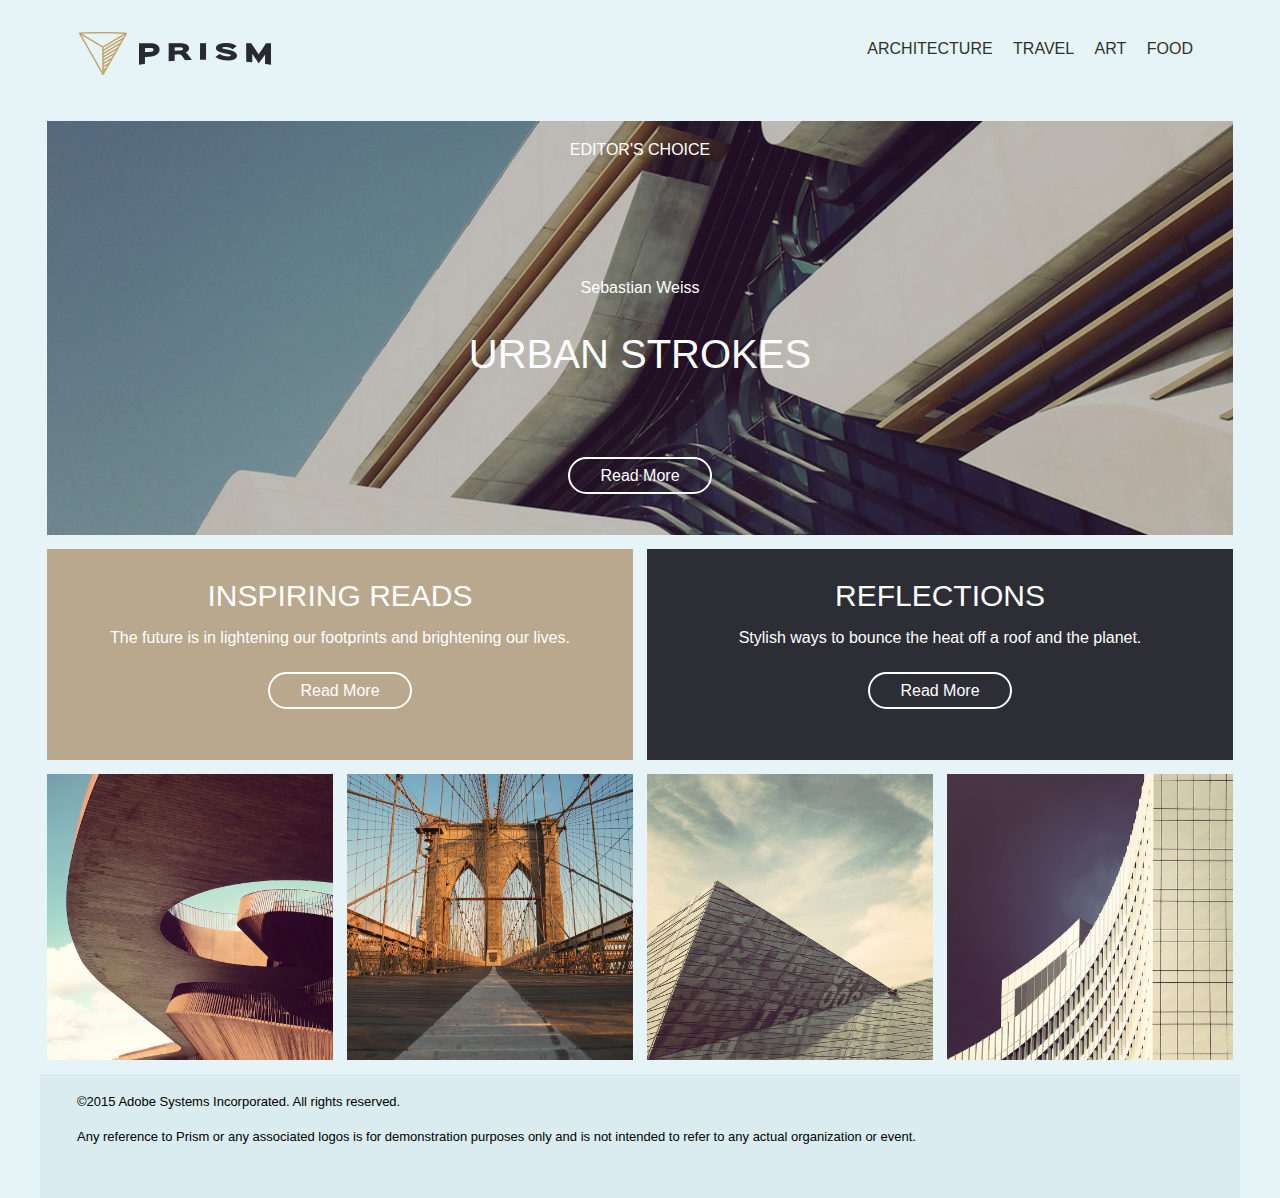
<file: completed/index.html>
<!doctype html>
<html>
<head>
<meta charset="UTF-8">
<title>Prism</title>
<link rel="stylesheet" href="styles.css">
</head>

<body>

	<header>
		<div class="row">
			<div class="col">
				<img class="style-logo" src="images/logo.png" alt="Prism Logo">
				<nav class="style-nav">
					<ul>
						<li><a href="#">Architecture</a></li>
						<li><a href="#">Travel</a></li>
						<li><a href="#">Art</a></li>
						<li><a href="#">Food</a></li>
					</ul>
				</nav>
			</div>
		</div>
	</header>
	
	<main>
		<div class="row">
			<div class="col">
				<div class="hero">
					<h3>Editor's Choice</h3>
					<h4>Sebastian Weiss</h4>
					<h1>Urban Strokes</h1>
					<a href="" class="button">Read More</a>
				</div>
			</div>
		</div>
		<div class="row">
			<div class="col col-md-one-half">
				<div class="info-box-tan">
					<h2>Inspiring Reads</h2>
					<p>The future is in lightening our footprints and brightening our lives.</p>
					<a href="" class="button">Read More</a>
				</div>
			</div>
			<div class="col col-md-one-half">
				<div class="info-box-dark">
					<h2>Reflections</h2>
					<p>Stylish ways to bounce the heat off a roof and the planet.</p>
					<a href="" class="button">Read More</a>
				</div>
			</div>
		</div>
		<div class="row">
			<div class="col col-md-one-half col-lg-one-fourth"><img src="images/gallery-1.jpg" alt=""></div>
			<div class="col col-md-one-half col-lg-one-fourth"><img src="images/gallery-2.jpg" alt=""></div>
			<div class="col col-md-one-half col-lg-one-fourth"><img src="images/gallery-3.jpg" alt=""></div>
			<div class="col col-md-one-half col-lg-one-fourth"><img src="images/gallery-4.jpg" alt=""></div>
		</div>
	</main>
	
	<footer>
		<div class="row">
			<div class="col">
				<p class="footer-text">©2015 Adobe Systems Incorporated. All rights reserved.</p>
				<p class="footer-text">Any reference to Prism or any associated logos is for demonstration purposes only and is not intended to refer to any actual organization or event.</p>
			</div>
		</div>
	</footer>

</body>
</html>
</file>
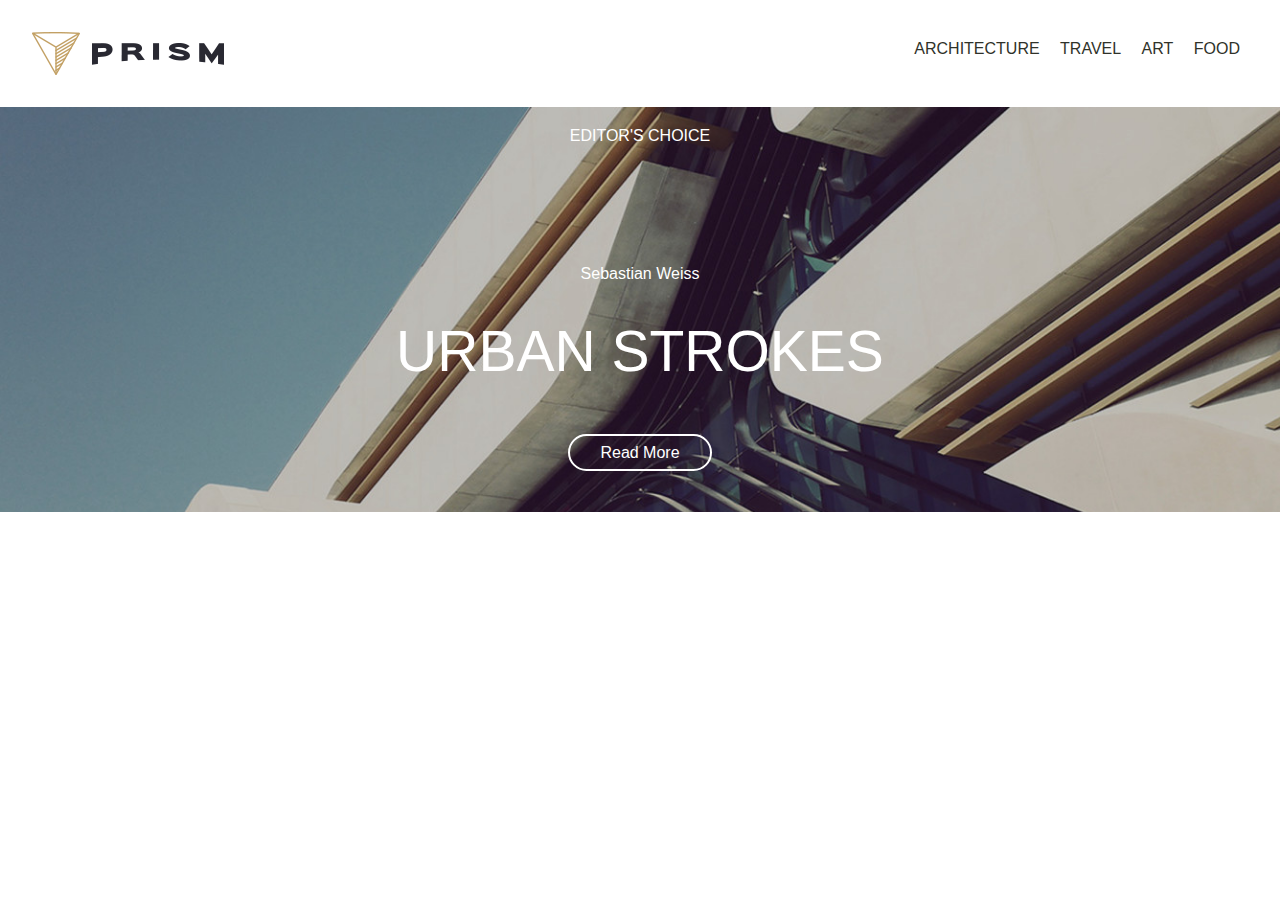
<file: 1_style_header_image_text/begin/index.html>
<!doctype html>
<html>
<head>
<meta charset="UTF-8">
<title>Prism</title>
<link rel="stylesheet" href="styles.css">
</head>

<body>

	<header>
		<div class="row">
			<div class="col">
				<img class="style-logo" src="images/logo.png" alt="Prism Logo">
				<nav class="style-nav">
					<ul>
						<li><a href="#">Architecture</a></li>
						<li><a href="#">Travel</a></li>
						<li><a href="#">Art</a></li>
						<li><a href="#">Food</a></li>
					</ul>
				</nav>
			</div>
		</div>
	</header>

	<main>
		<div class="row">
			<div class="col">
				<div class="hero">
					<h3>Editor's Choice</h3>
					<h4>Sebastian Weiss</h4>
					<h1>Urban Strokes</h1>
					<a href="" class="button">Read More</a>
				</div>
			</div>
		</div>
		<div class="row">
			<div class="col"></div>
			<div class="col"></div>
		</div>
		<div class="row">
			<div class="col"></div>
			<div class="col"></div>
			<div class="col"></div>
			<div class="col"></div>
		</div>
	</main>

	<footer></footer>

</body>
</html>
</file>
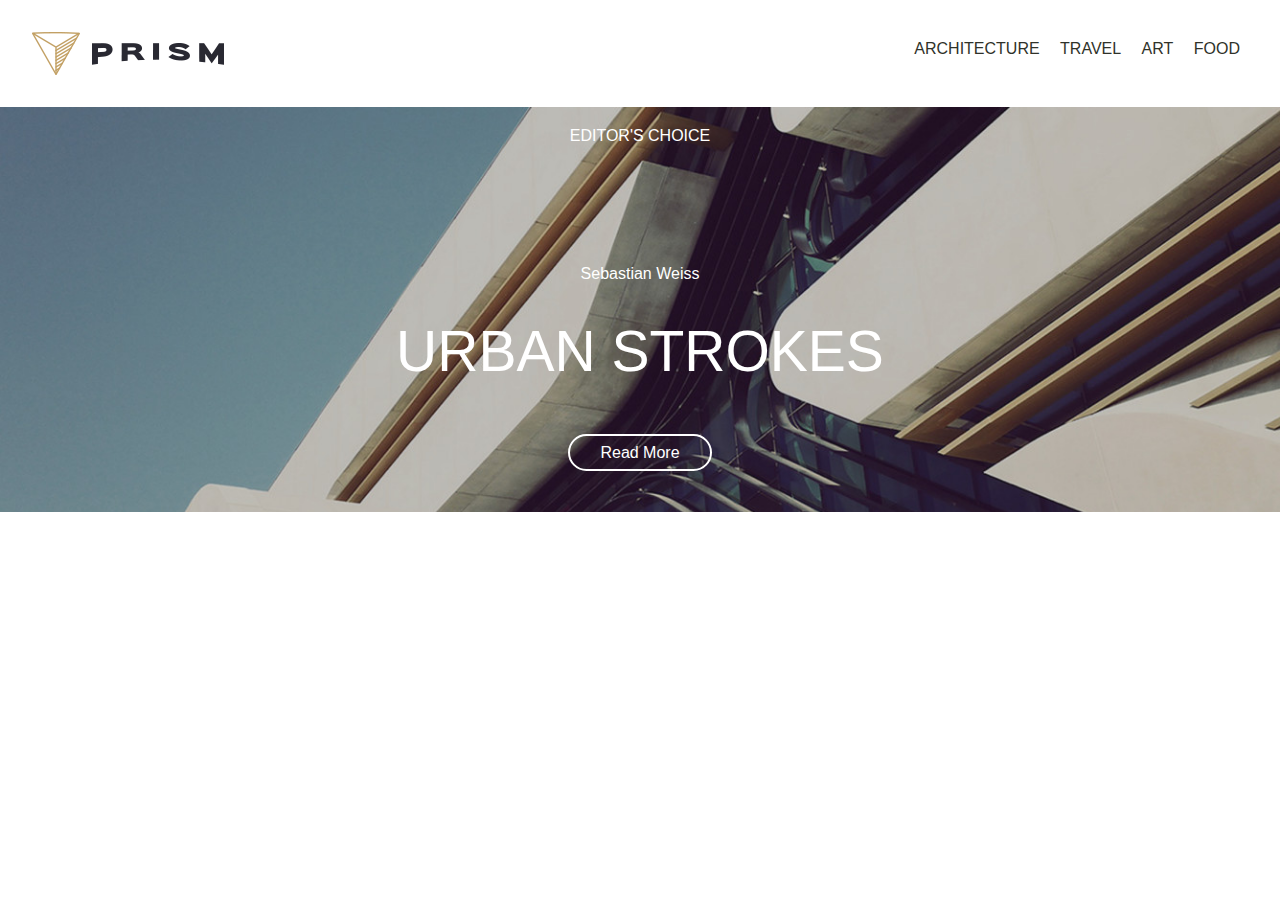
<file: 1_style_header_image_text/end/index.html>
<!doctype html>
<html>
<head>
<meta charset="UTF-8">
<title>Prism</title>
<link rel="stylesheet" href="styles.css">
</head>

<body>

	<header>
		<div class="row">
			<div class="col">
				<img class="style-logo" src="images/logo.png" alt="Prism Logo">
				<nav class="style-nav">
					<ul>
						<li><a href="#">Architecture</a></li>
						<li><a href="#">Travel</a></li>
						<li><a href="#">Art</a></li>
						<li><a href="#">Food</a></li>
					</ul>
				</nav>
			</div>
		</div>
	</header>
	
	<main>
		<div class="row">
			<div class="col">
				<div class="hero">
					<h3>Editor's Choice</h3>
					<h4>Sebastian Weiss</h4>
					<h1>Urban Strokes</h1>
					<a href="" class="button">Read More</a>
				</div>
			</div>
		</div>
		<div class="row">
			<div class="col"></div>
			<div class="col"></div>
		</div>
		<div class="row">
			<div class="col"></div>
			<div class="col"></div>
			<div class="col"></div>
			<div class="col"></div>
		</div>
	</main>
	
	<footer></footer>

</body>
</html>
</file>
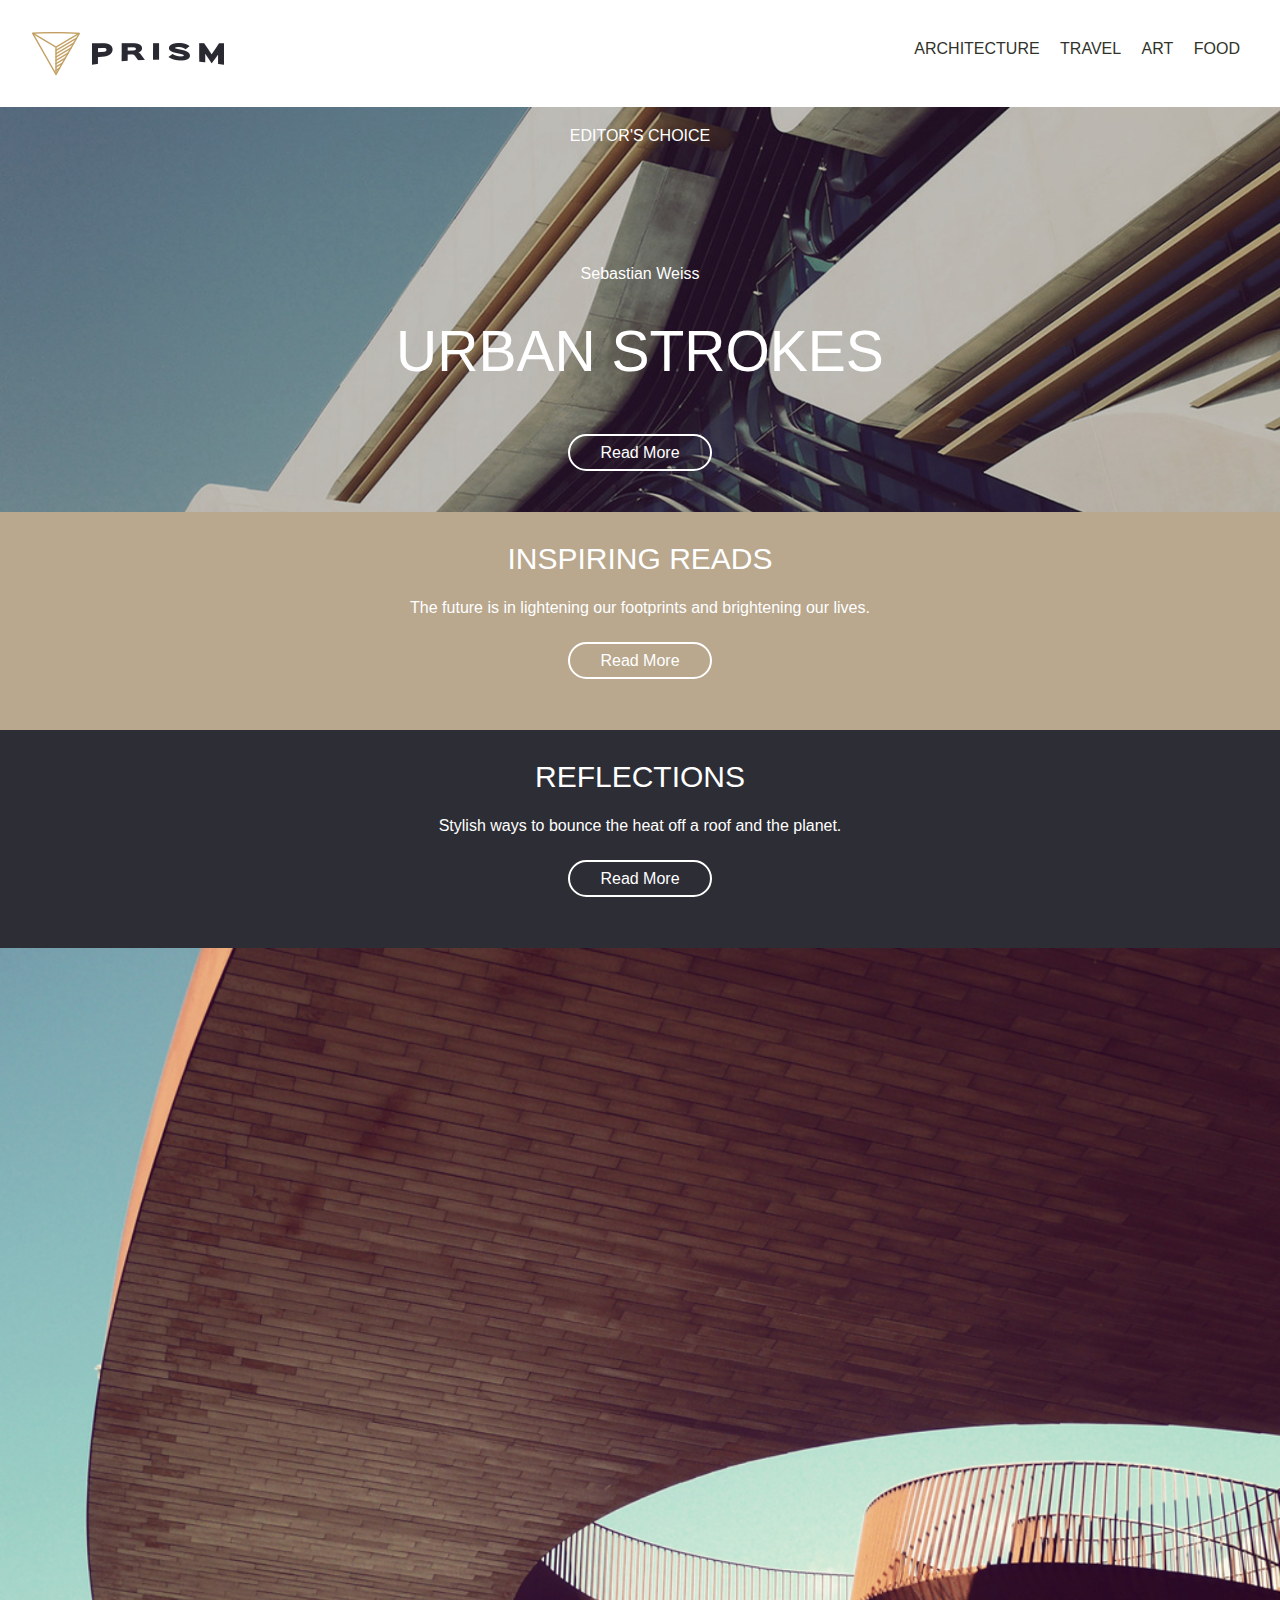
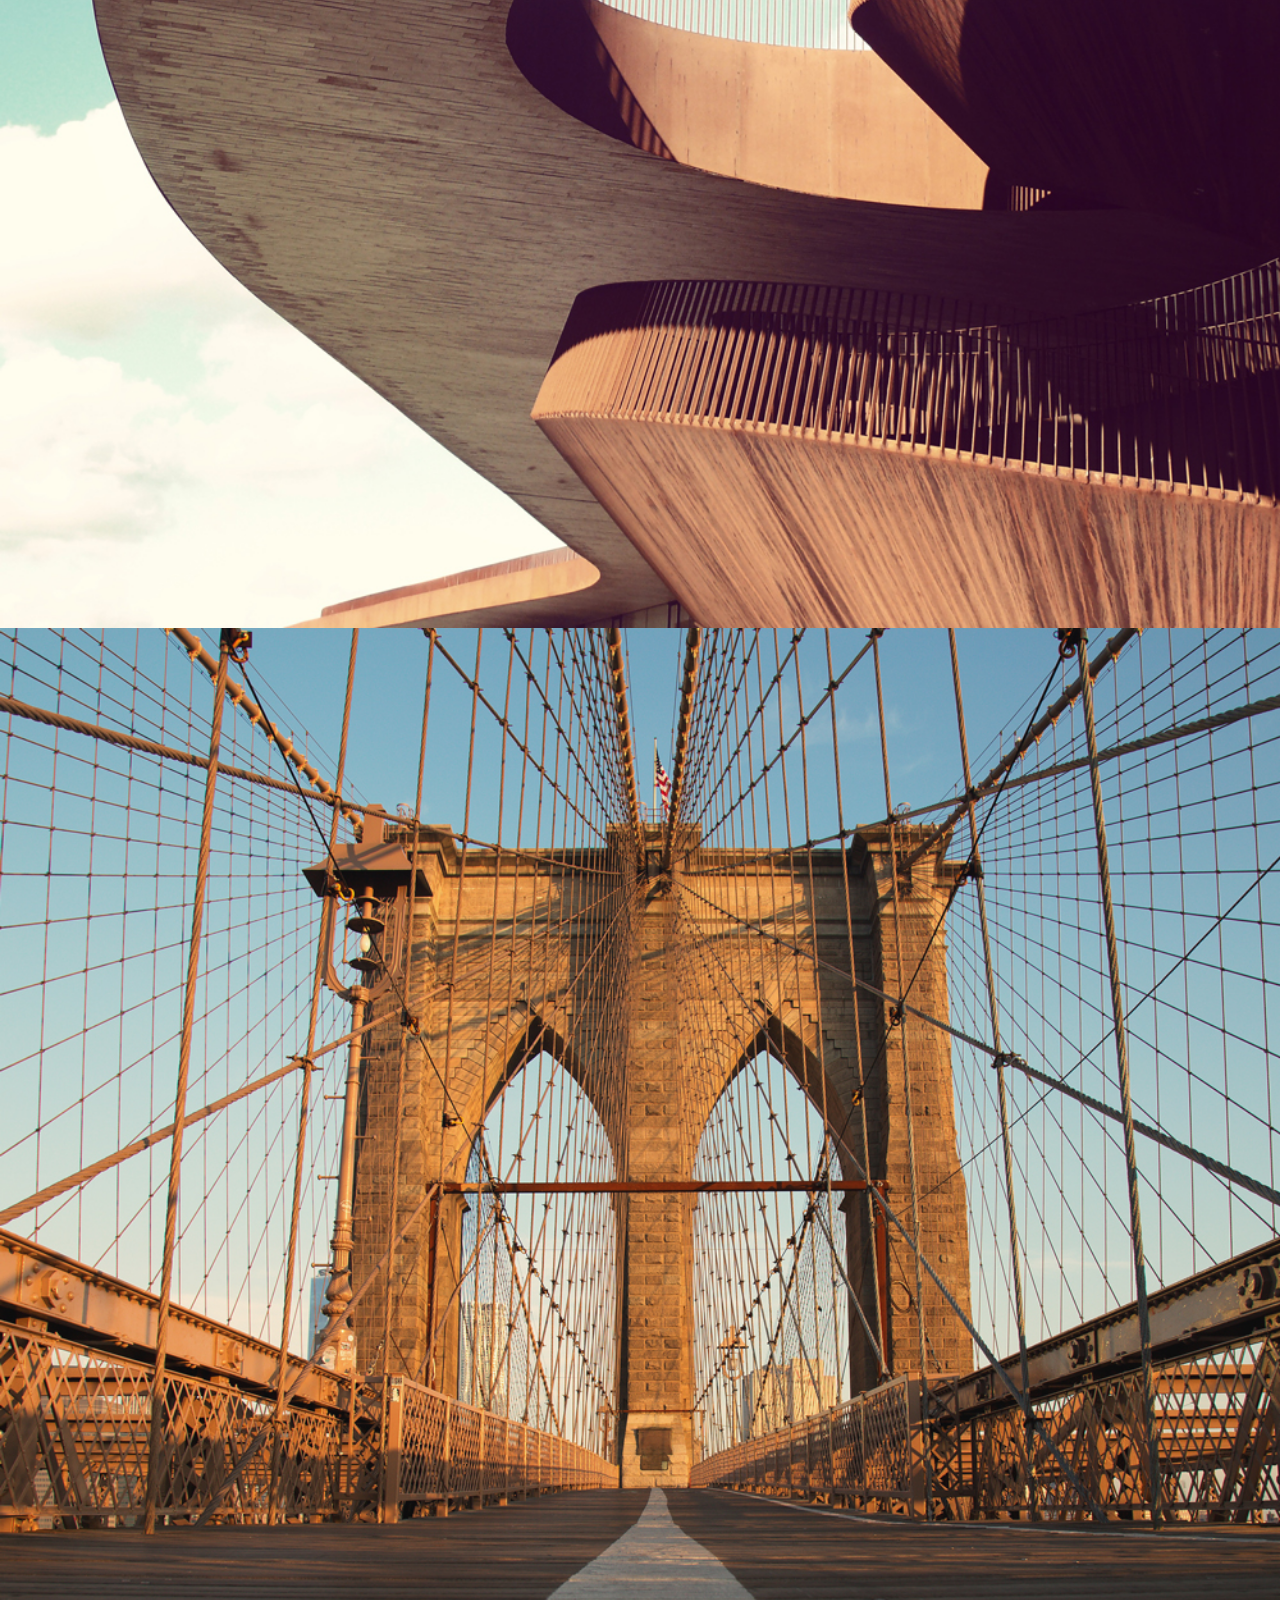
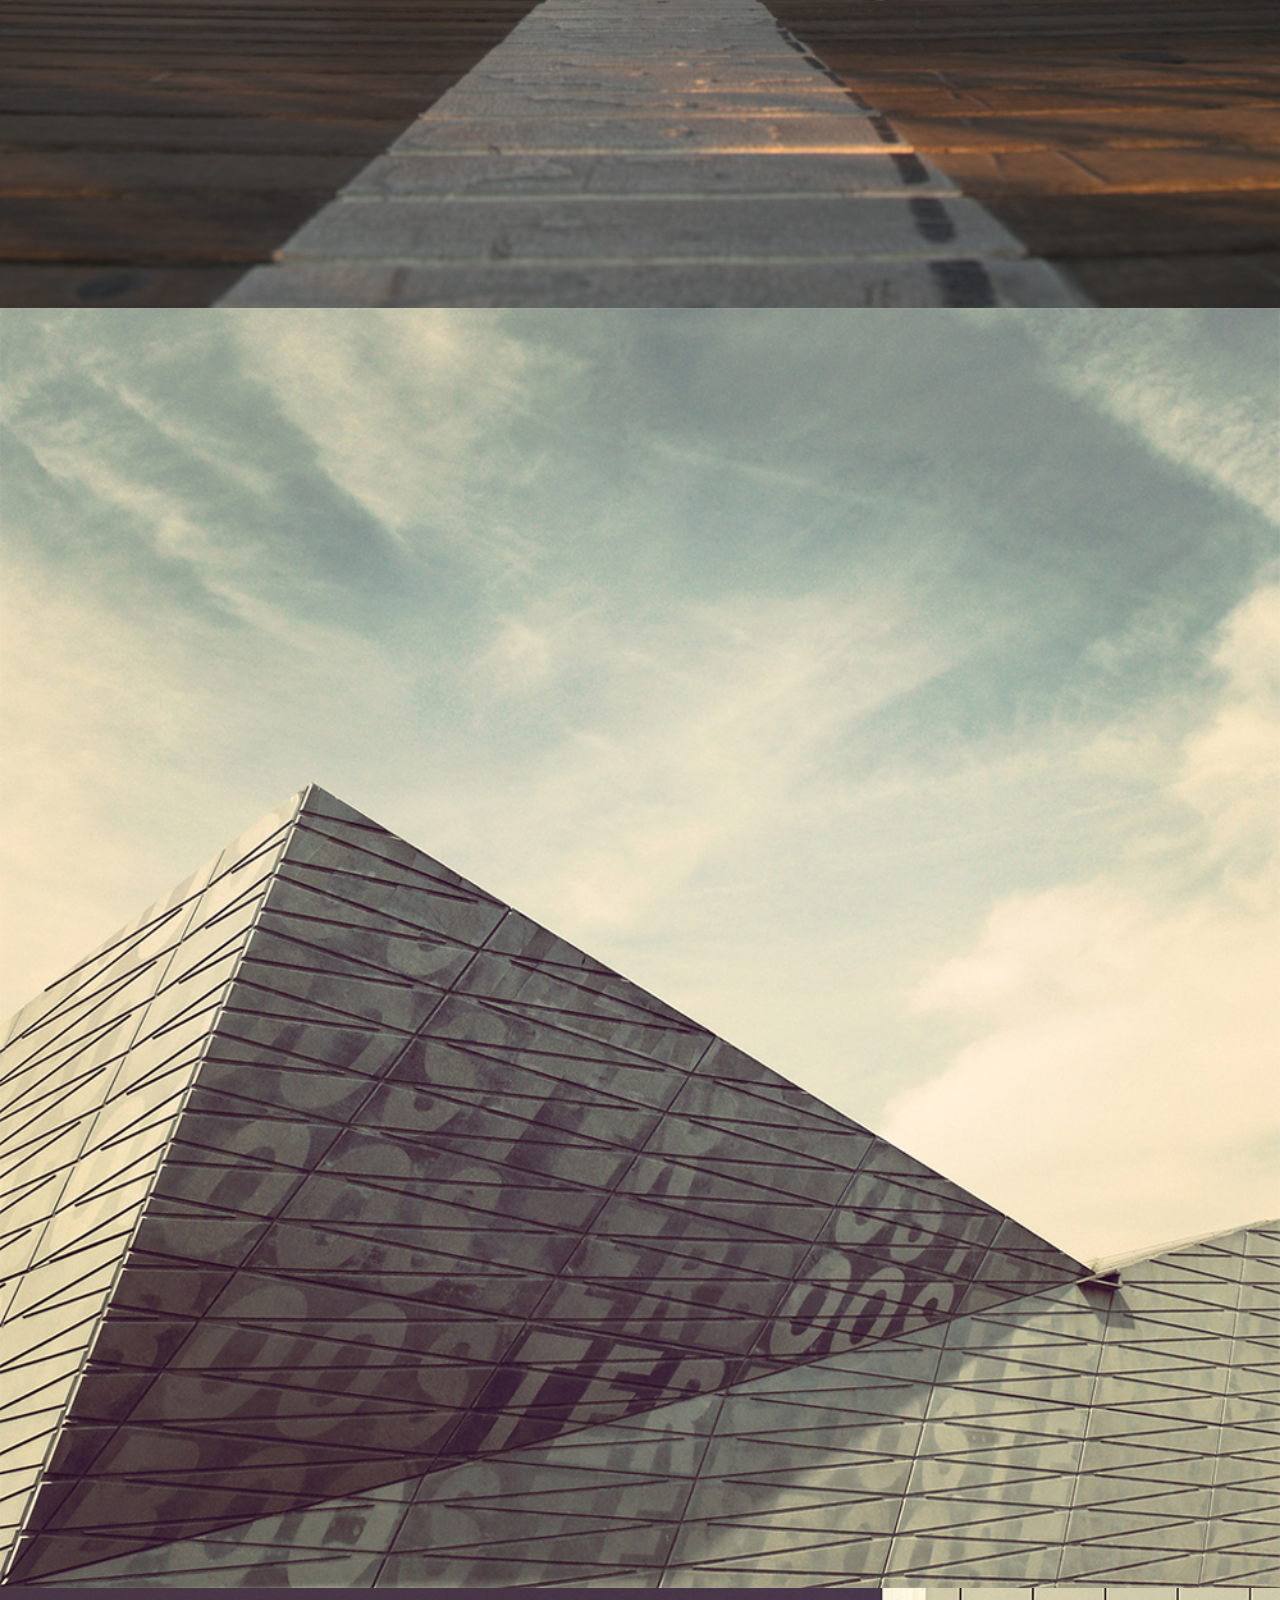
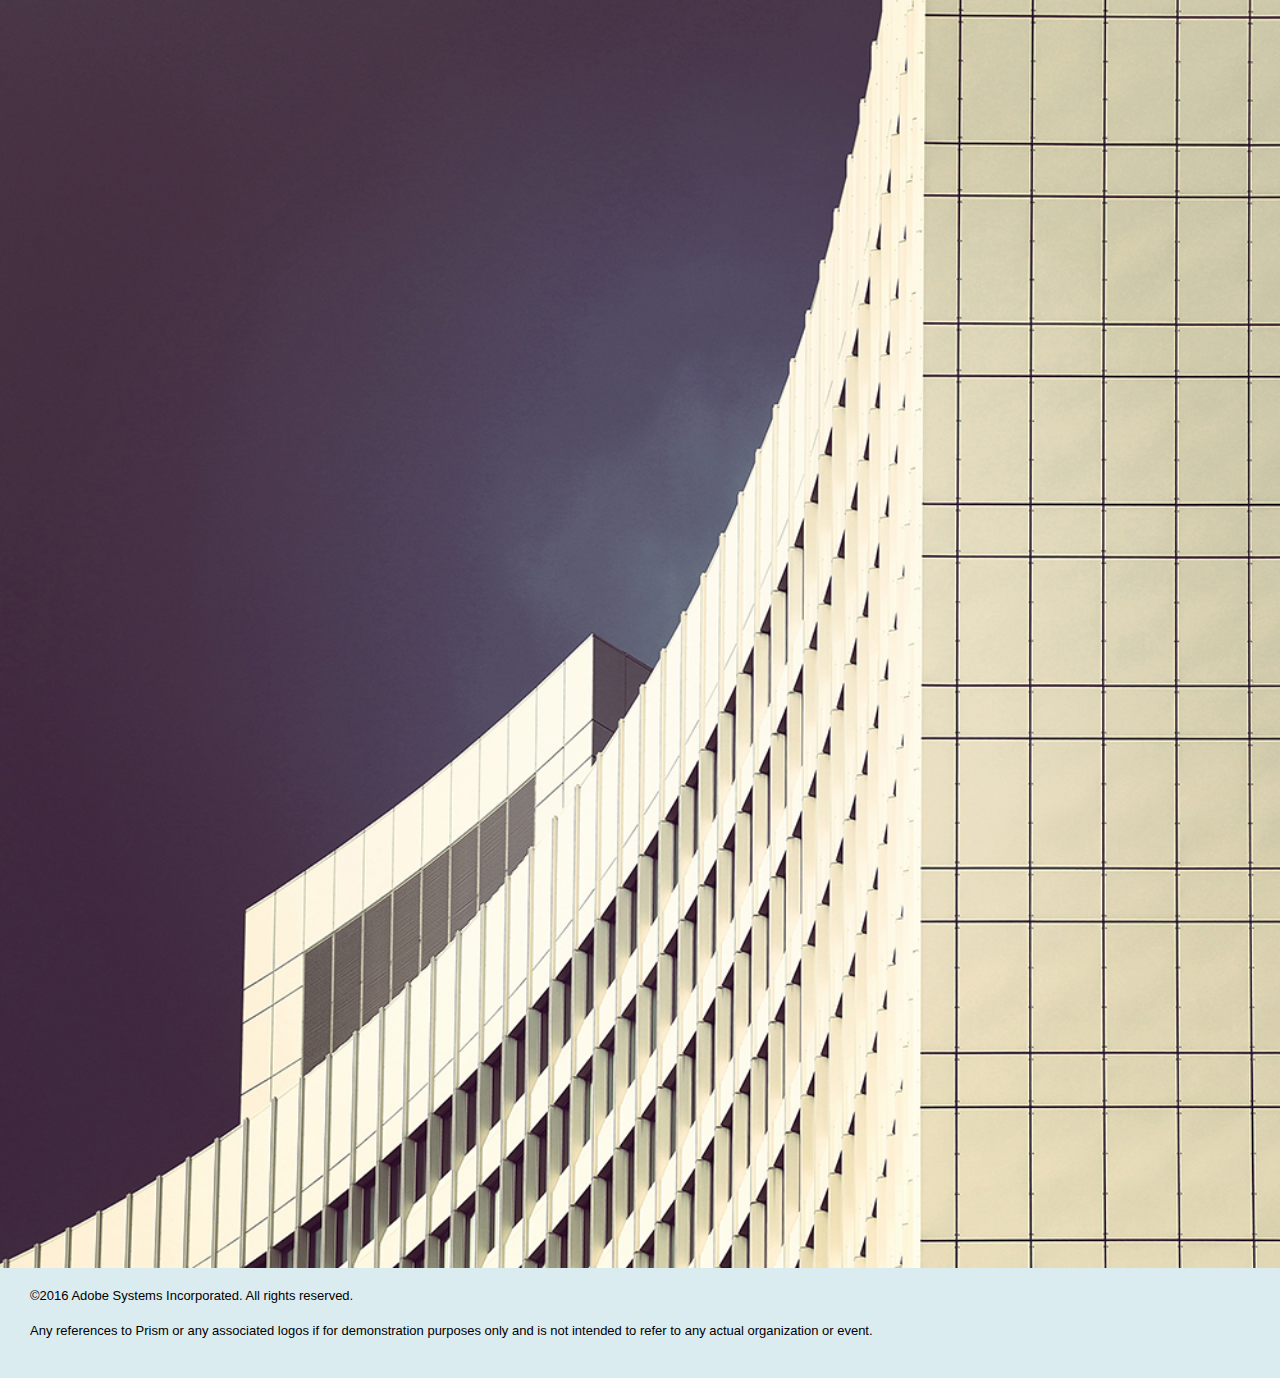
<file: 2_style_text_image_content/beginning/index.html>
<!doctype html>
<html>
<head>
<meta charset="UTF-8">
<title>Prism</title>
<link rel="stylesheet" href="styles.css">
</head>

<body>

	<header>
		<div class="row">
			<div class="col">
				<img class="style-logo" src="images/logo.png" alt="Prism Logo">
				<nav class="style-nav">
					<ul>
						<li><a href="#">Architecture</a></li>
						<li><a href="#">Travel</a></li>
						<li><a href="#">Art</a></li>
						<li><a href="#">Food</a></li>
					</ul>
				</nav>
			</div>
		</div>
	</header>
	
	<main>
		<div class="row">
			<div class="col">
				<div class="hero">
					<h3>Editor's Choice</h3>
					<h4>Sebastian Weiss</h4>
					<h1>Urban Strokes</h1>
					<a href="" class="button">Read More</a>
				</div>
			</div>
		</div>
		<div class="row">
			<div class="col">
				<div class="info-box-tan">
					<h2>Inspiring Reads</h2>
					<p>The future is in lightening our footprints and brightening our lives.</p>
					<a href="" class="button">Read More</a>
				</div>
			</div>
			<div class="col">
				<div class="info-box-dark">
					<h2>Reflections</h2>
					<p>Stylish ways to bounce the heat off a roof and the planet.</p>
					<a href="" class="button">Read More</a>
				</div>
			</div>
		</div>
		<div class="row">
			<div class="col"><img src="images/gallery-1.jpg" alt=""></div>
			<div class="col"><img src="images/gallery-2.jpg" alt=""></div>
			<div class="col"><img src="images/gallery-3.jpg" alt=""></div>
			<div class="col"><img src="images/gallery-4.jpg" alt=""></div>
		</div>
	</main>
	
	<footer>
		<div class="row">
			<div class="col">
				<p class="footer-text">&copy;2016 Adobe Systems Incorporated. All rights reserved.</p>
				<p class="footer-text">Any references to Prism or any associated logos if for demonstration purposes only and is not intended to refer to any actual organization or event.</p>
			</div>
		</div>
	</footer>

</body>
</html>
</file>
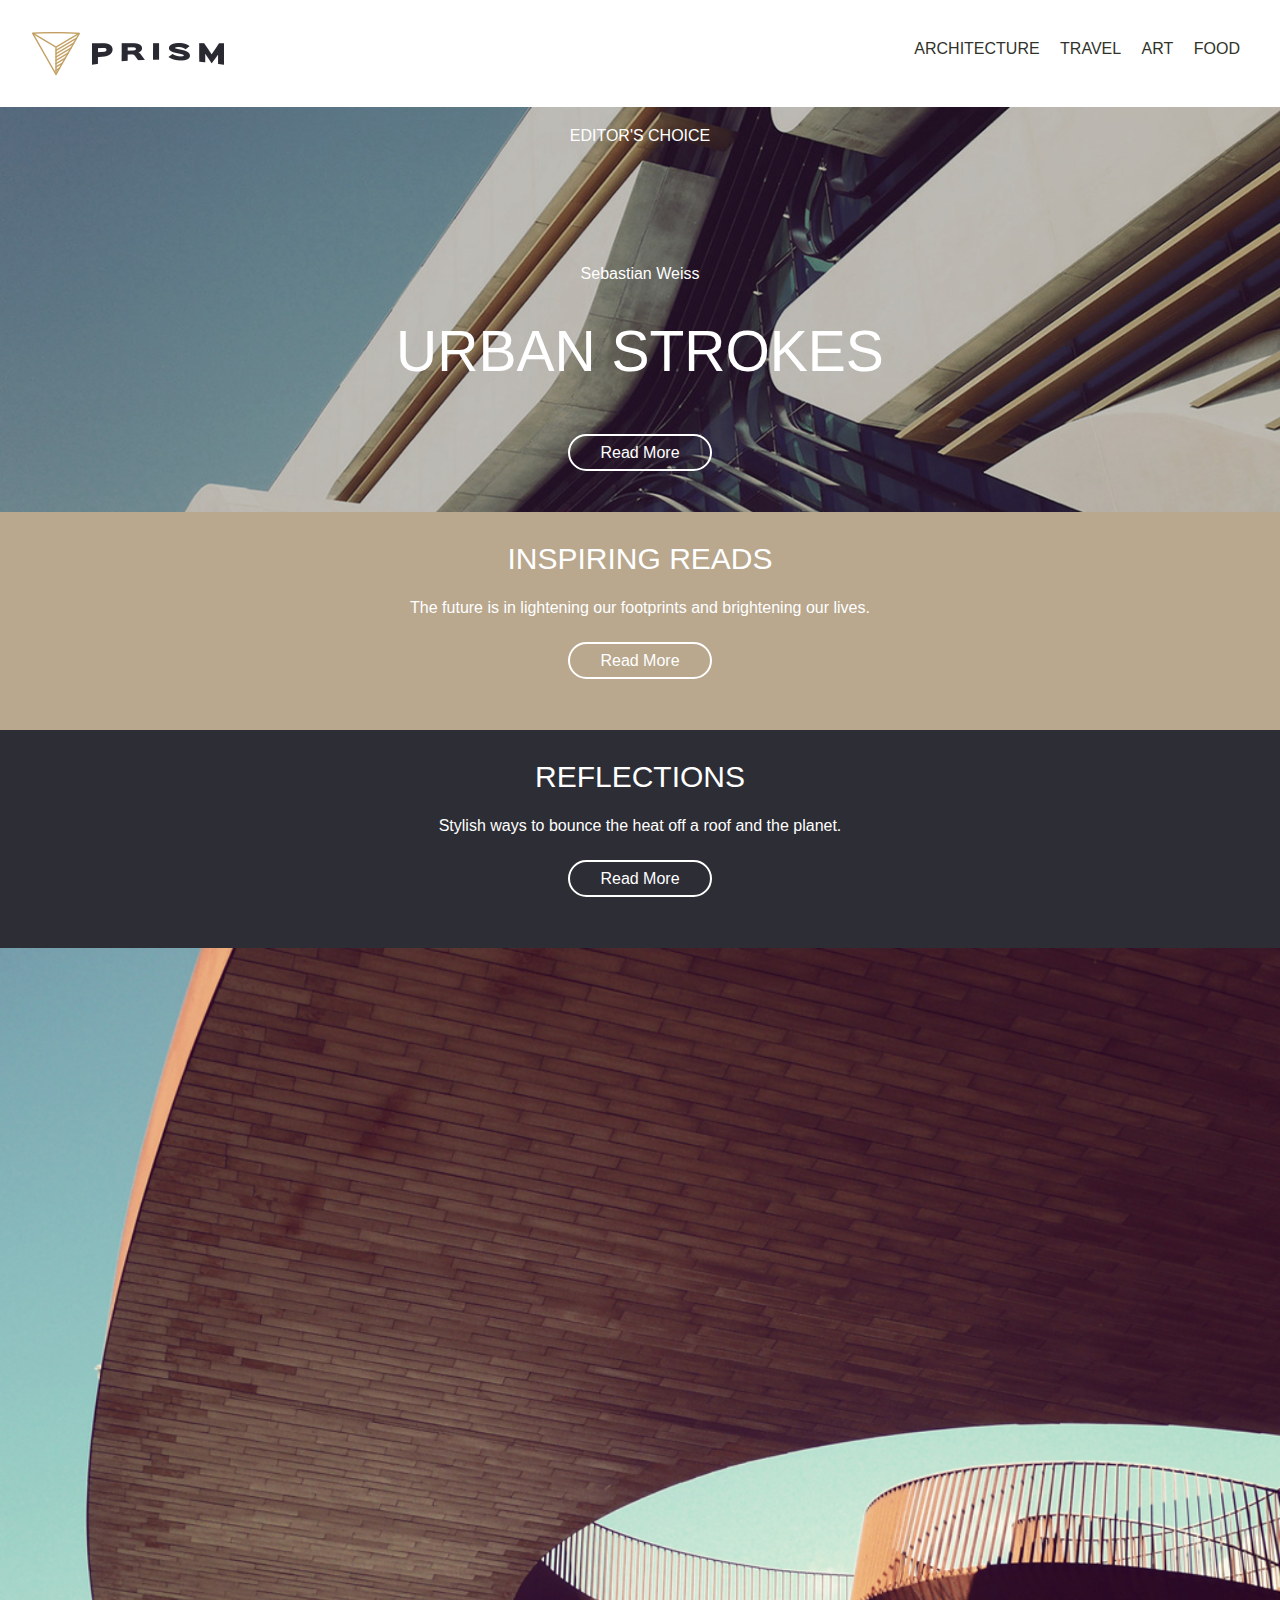
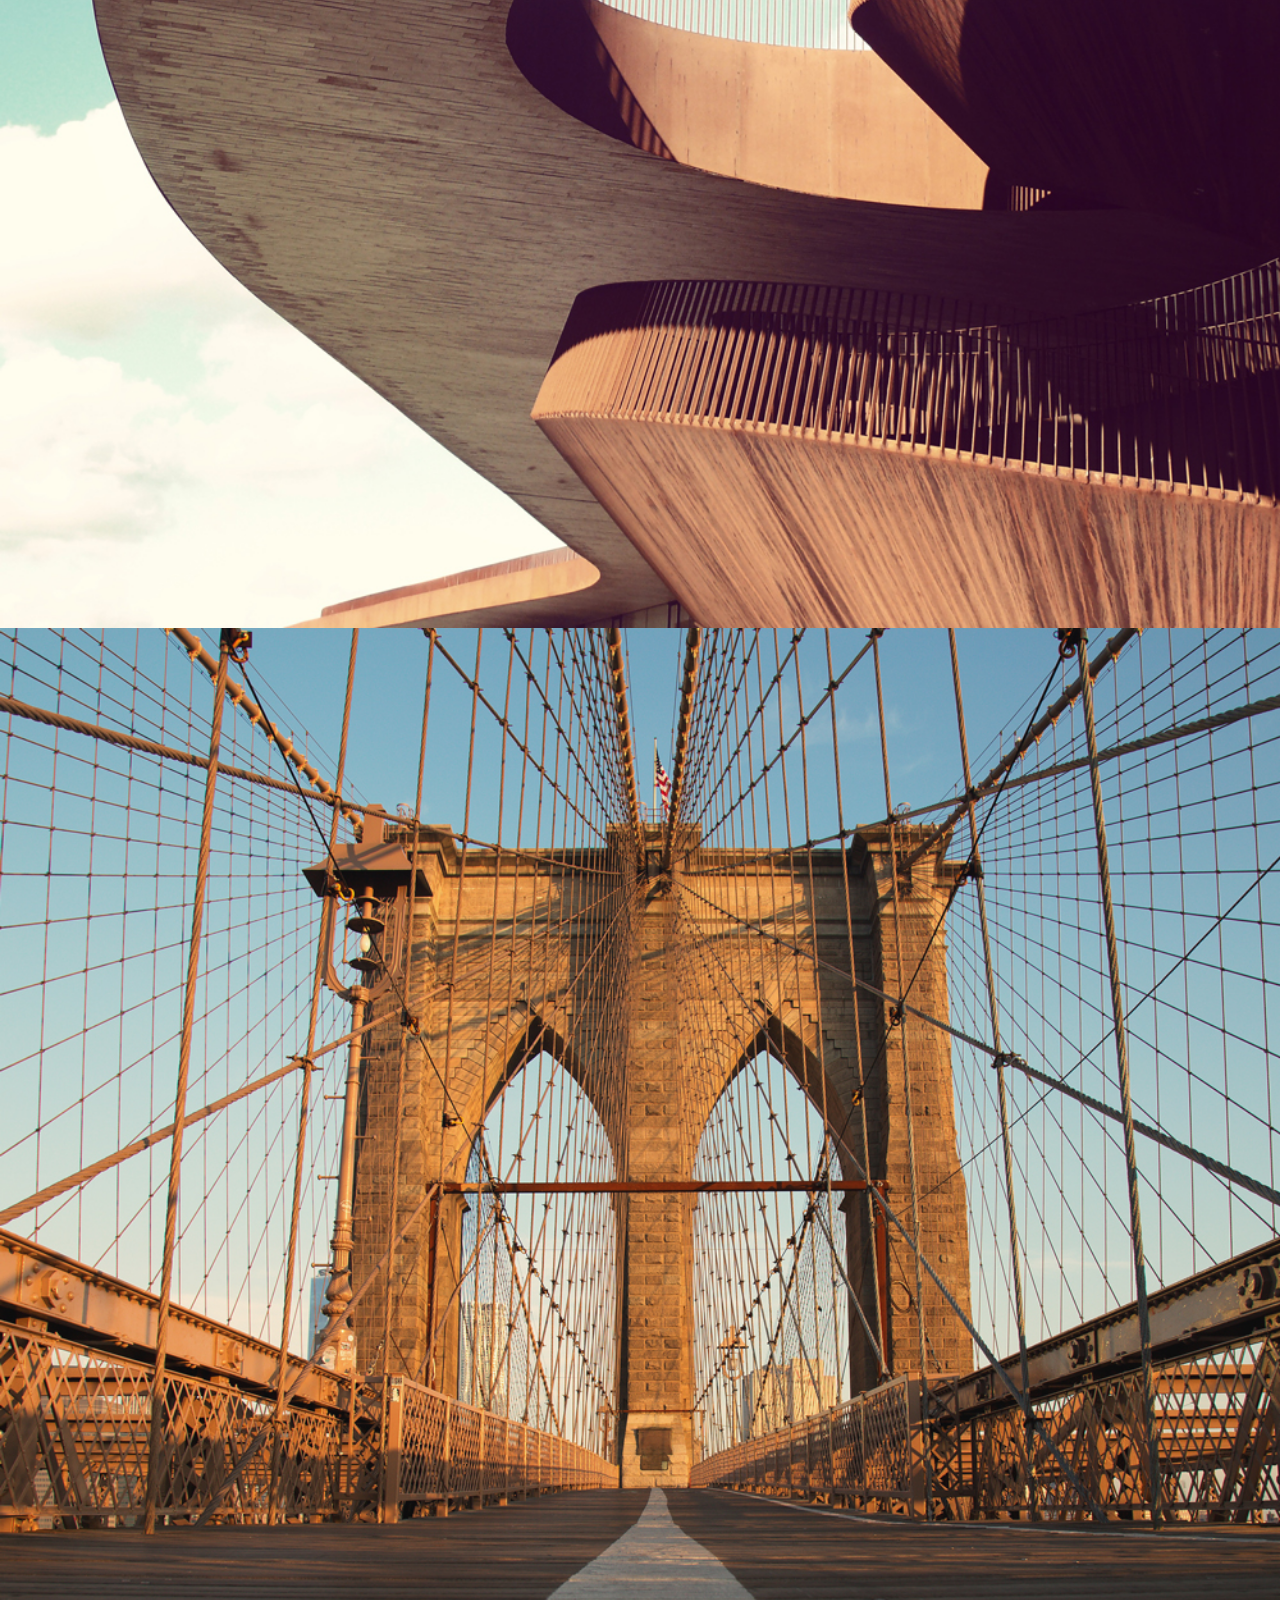
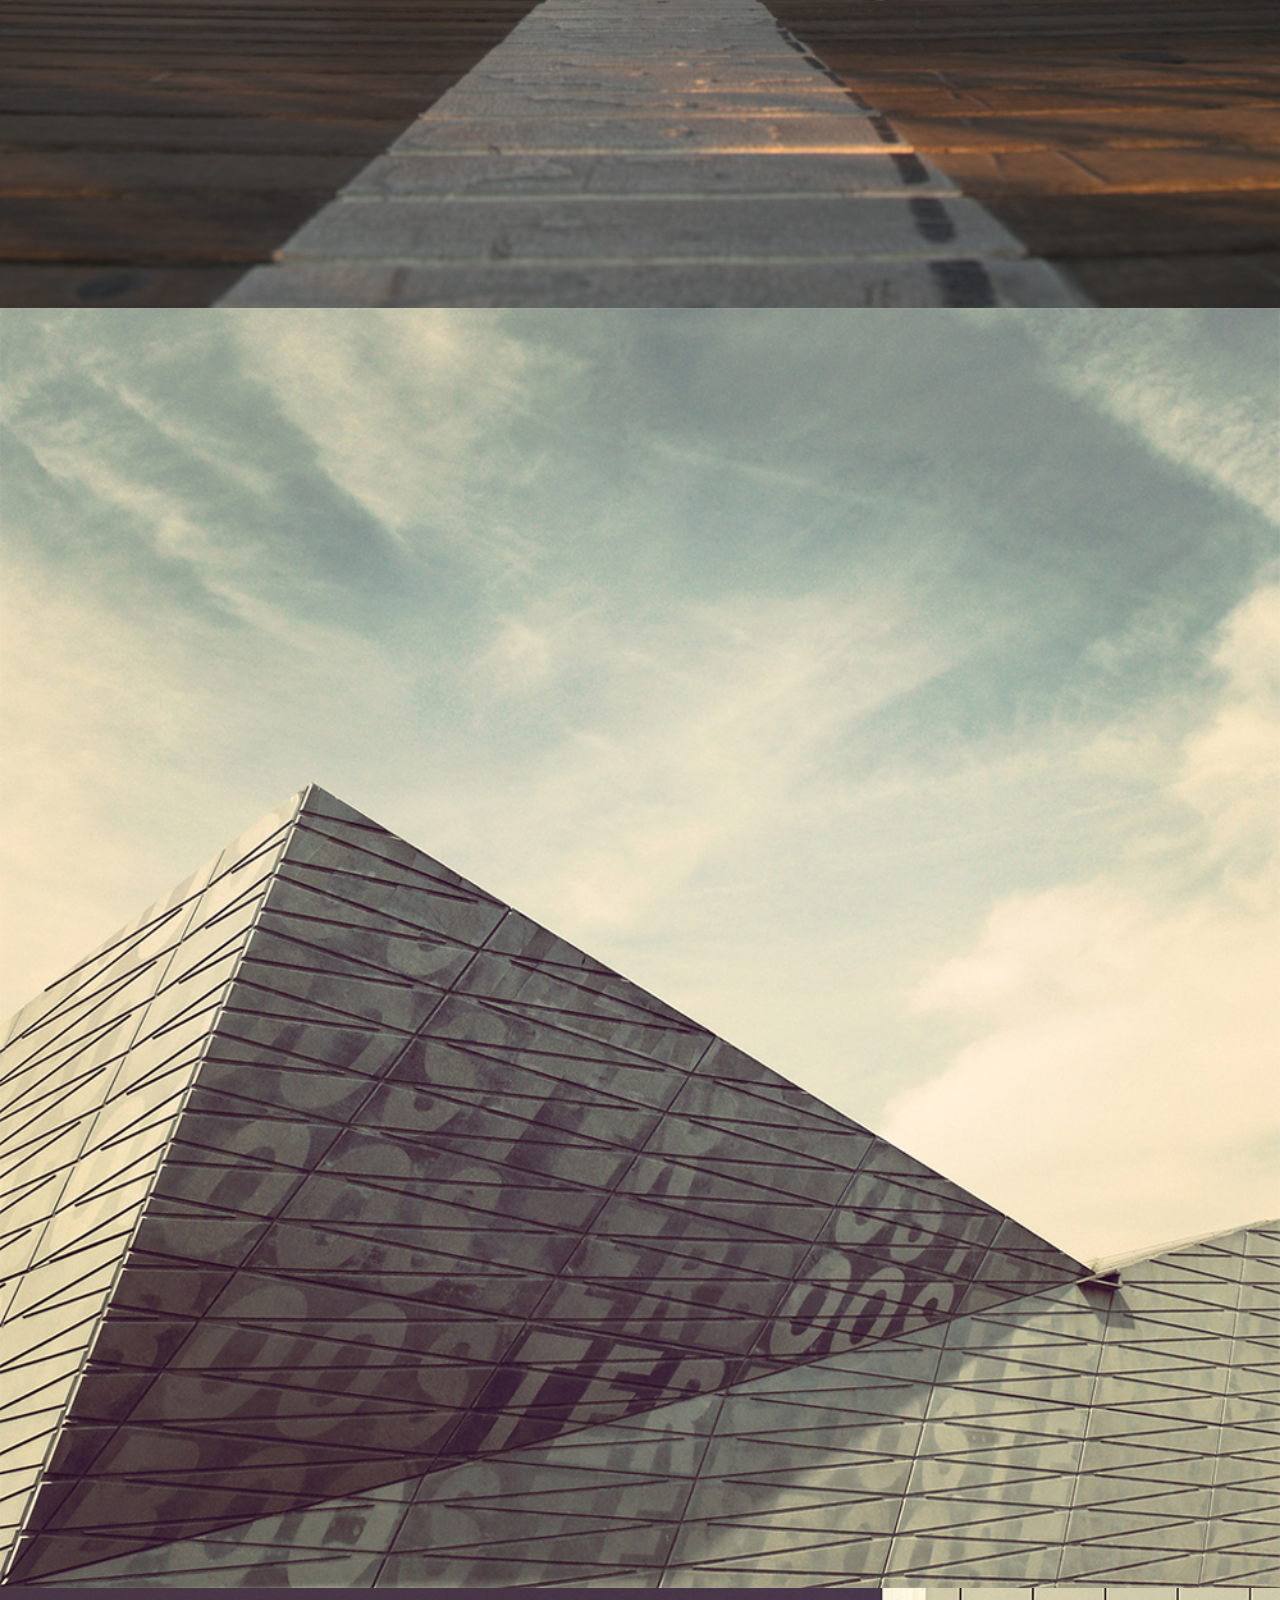
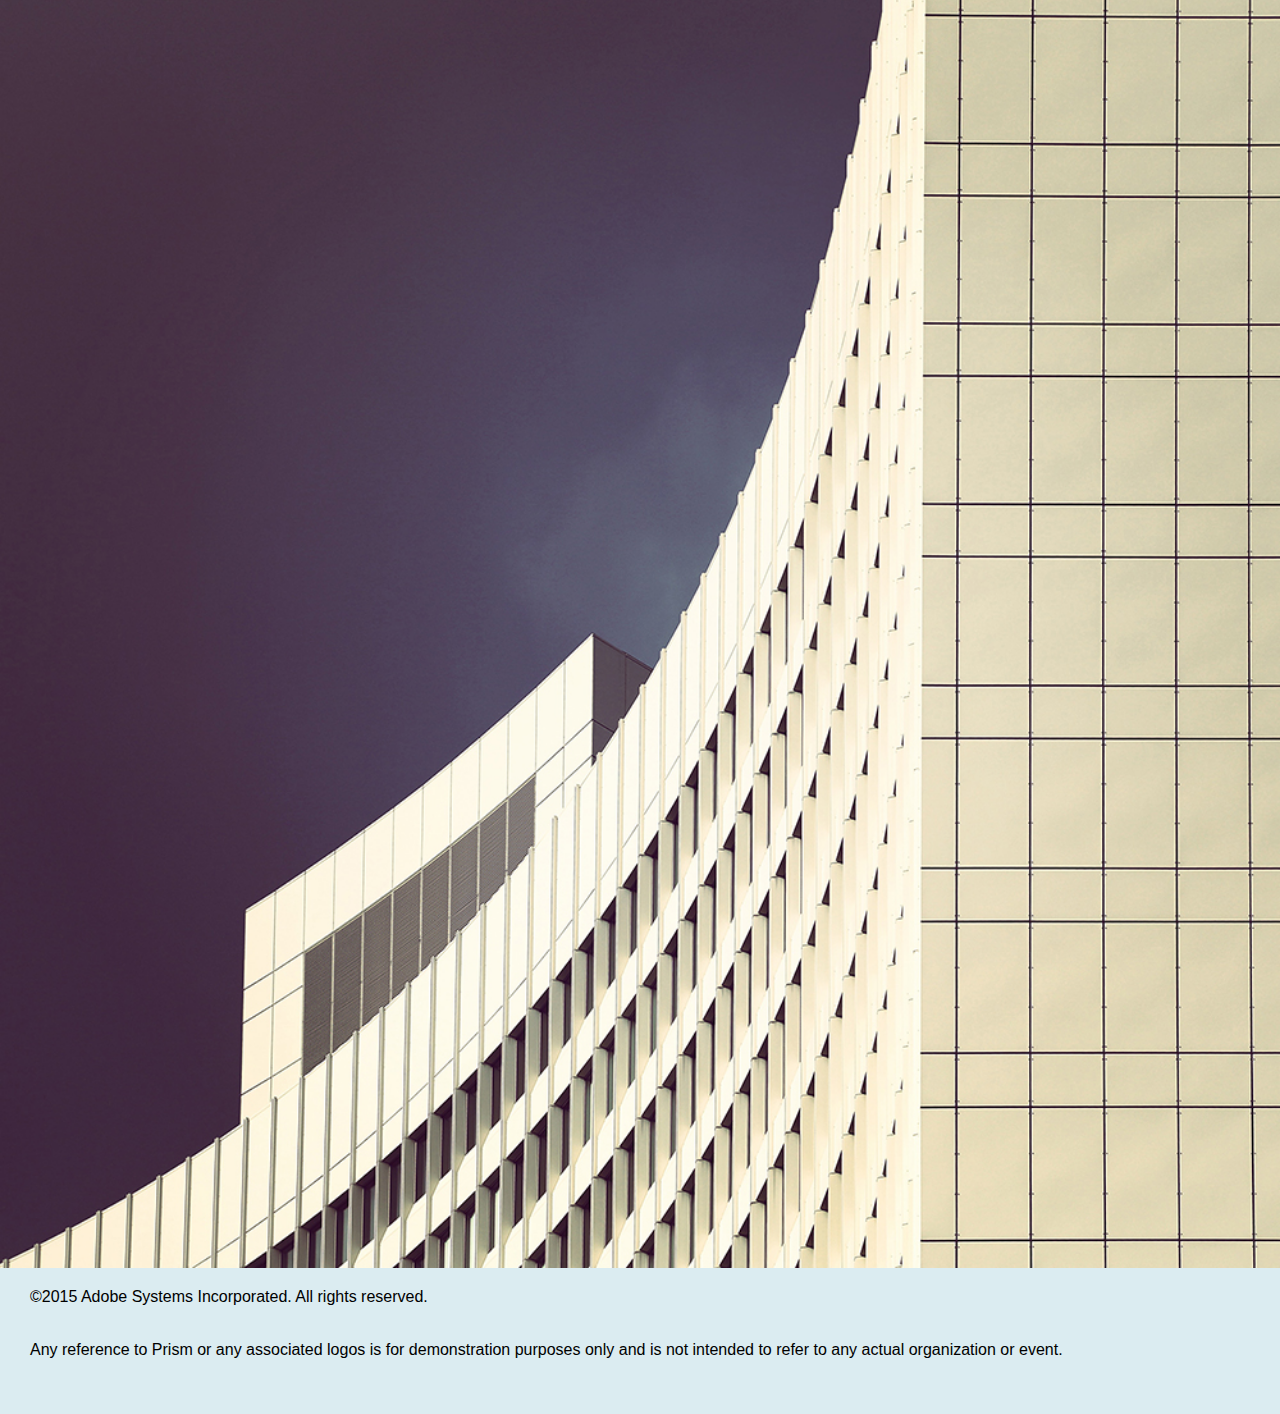
<file: 2_style_text_image_content/end/index.html>
<!doctype html>
<html>
<head>
<meta charset="UTF-8">
<title>Prism</title>
<link rel="stylesheet" href="styles.css">
</head>

<body>

	<header>
		<div class="row">
			<div class="col">
				<img class="style-logo" src="images/logo.png" alt="Prism Logo">
				<nav class="style-nav">
					<ul>
						<li><a href="#">Architecture</a></li>
						<li><a href="#">Travel</a></li>
						<li><a href="#">Art</a></li>
						<li><a href="#">Food</a></li>
					</ul>
				</nav>
			</div>
		</div>
	</header>
	
	<main>
		<div class="row">
			<div class="col">
				<div class="hero">
					<h3>Editor's Choice</h3>
					<h4>Sebastian Weiss</h4>
					<h1>Urban Strokes</h1>
					<a href="" class="button">Read More</a>
				</div>
			</div>
		</div>
		<div class="row">
			<div class="col">
				<div class="info-box-tan">
					<h2>Inspiring Reads</h2>
					<p>The future is in lightening our footprints and brightening our lives.</p>
					<a href="" class="button">Read More</a>
				</div>
			</div>
			<div class="col">
				<div class="info-box-dark">
					<h2>Reflections</h2>
					<p>Stylish ways to bounce the heat off a roof and the planet.</p>
					<a href="" class="button">Read More</a>
				</div>
			</div>
		</div>
		<div class="row">
			<div class="col"><img src="images/gallery-1.jpg" alt=""></div>
			<div class="col"><img src="images/gallery-2.jpg" alt=""></div>
			<div class="col"><img src="images/gallery-3.jpg" alt=""></div>
			<div class="col"><img src="images/gallery-4.jpg" alt=""></div>
		</div>
	</main>
	
	<footer>
		<div class="row">
			<div class="col">
				<p class="footer-text">©2015 Adobe Systems Incorporated. All rights reserved.</p>
				<p class="footer-text">Any reference to Prism or any associated logos is for demonstration purposes only and is not intended to refer to any actual organization or event.</p>
			</div>
		</div>
	</footer>

</body>
</html>
</file>
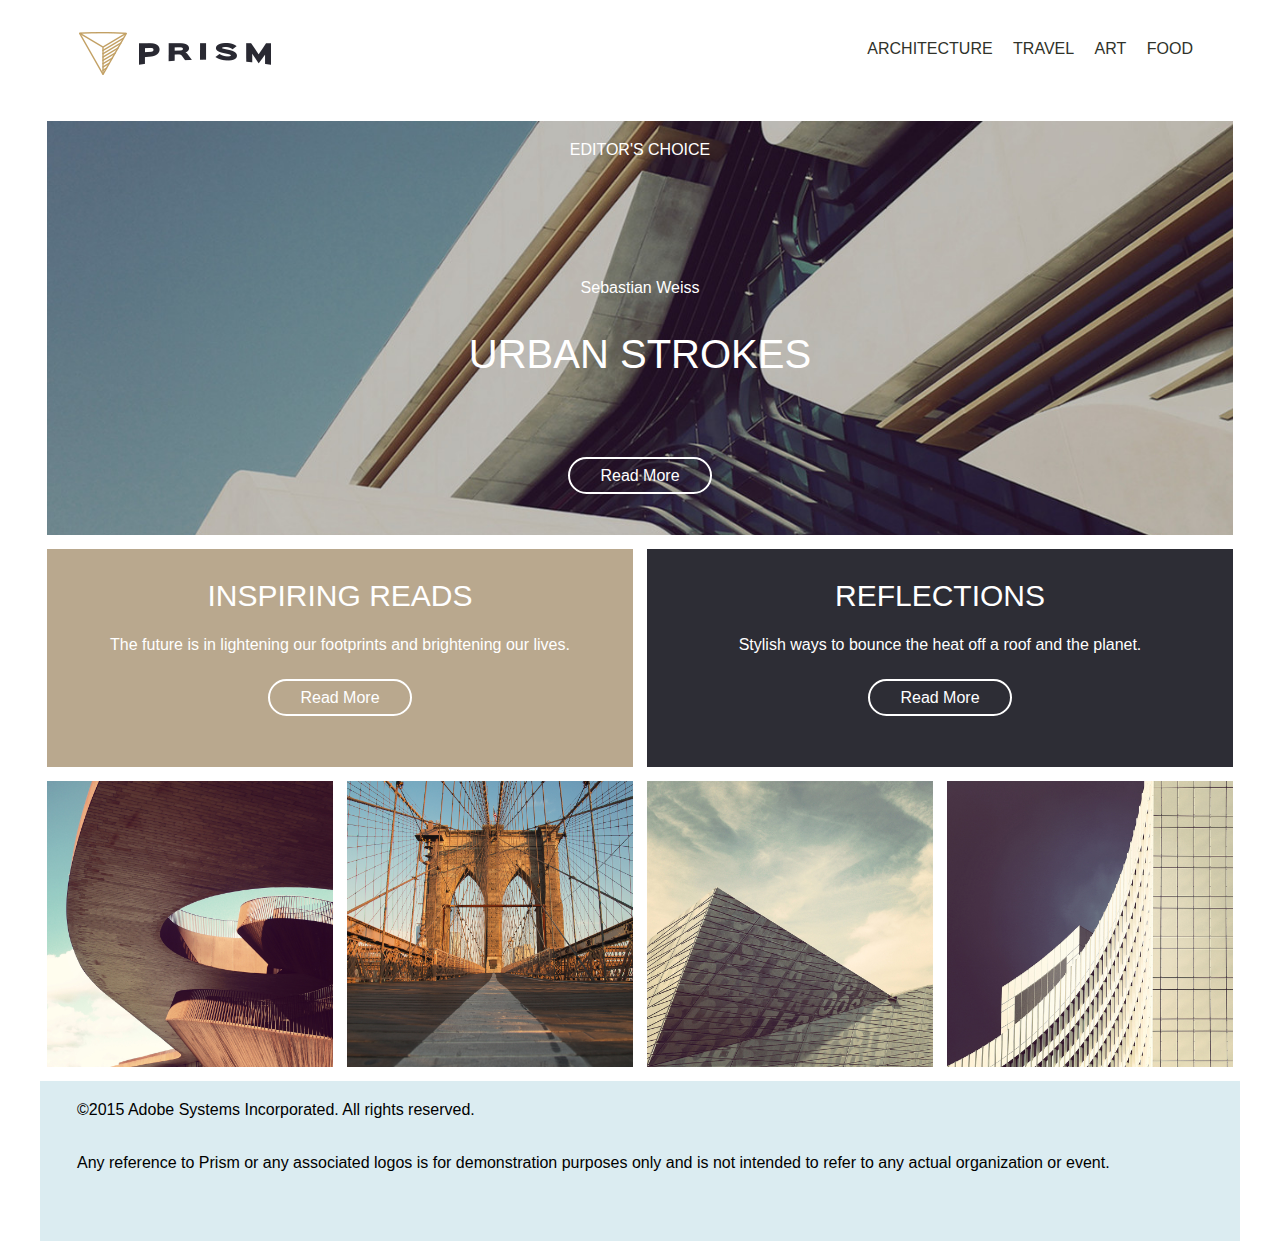
<file: 3_finish_repsonsive_design/begin/index.html>
<!doctype html>
<html>
<head>
<meta charset="UTF-8">
<title>Prism</title>
<link rel="stylesheet" href="styles.css">
</head>

<body>

	<header>
		<div class="row">
			<div class="col">
				<img class="style-logo" src="images/logo.png" alt="Prism Logo">
				<nav class="style-nav">
					<ul>
						<li><a href="#">Architecture</a></li>
						<li><a href="#">Travel</a></li>
						<li><a href="#">Art</a></li>
						<li><a href="#">Food</a></li>
					</ul>
				</nav>
			</div>
		</div>
	</header>
	
	<main>
		<div class="row">
			<div class="col">
				<div class="hero">
					<h3>Editor's Choice</h3>
					<h4>Sebastian Weiss</h4>
					<h1>Urban Strokes</h1>
					<a href="" class="button">Read More</a>
				</div>
			</div>
		</div>
		<div class="row">
			<div class="col col-md-one-half">
				<div class="info-box-tan">
					<h2>Inspiring Reads</h2>
					<p>The future is in lightening our footprints and brightening our lives.</p>
					<a href="" class="button">Read More</a>
				</div>
			</div>
			<div class="col col-md-one-half">
				<div class="info-box-dark">
					<h2>Reflections</h2>
					<p>Stylish ways to bounce the heat off a roof and the planet.</p>
					<a href="" class="button">Read More</a>
				</div>
			</div>
		</div>
		<div class="row">
			<div class="col col-md-one-half col-lg"><img src="images/gallery-1.jpg" alt=""></div>
			<div class="col col-md-one-half col-lg"><img src="images/gallery-2.jpg" alt=""></div>
			<div class="col col-md-one-half col-lg"><img src="images/gallery-3.jpg" alt=""></div>
			<div class="col col-md-one-half col-lg"><img src="images/gallery-4.jpg" alt=""></div>
		</div>
	</main>

	<footer>
		<div class="row">
			<div class="col">
				<p class="footer-text">©2015 Adobe Systems Incorporated. All rights reserved.</p>
				<p class="footer-text">Any reference to Prism or any associated logos is for demonstration purposes only and is not intended to refer to any actual organization or event.</p>
			</div>
		</div>
	</footer>

</body>
</html>
</file>
<file: completed/styles.css>
@charset "UTF-8";
/* CSS Document */

html, 
html * {
	padding: 0;
	margin: 0;
	box-sizing: border-box;
	font-family: Gotham, Helvetica Neue, Helvetica, Arial," sans-serif";
}

header {
	padding: 32px;
}

img {
	width: 100%;
	max-width: 100%;
	height: auto;
	vertical-align: middle;
}

footer {
	padding: 20px 30px;
	background-color: #dbecf1;
}

body {
	margin-left: auto;
	margin-right: auto;
	background: #e6f4f8;
}

.style-logo {
	margin-left: auto;
	margin-right: auto;
	display: block;
	width: 192px;
}

.style-nav ul {
	list-style-type: none;
}

.style-nav ul li a {
	text-decoration: none;
	color: #2F322A;
	text-align: center;
	display: block;
	text-transform: uppercase;
	padding: 8px;
}

.hero {
	background-image: url(images/hero.jpg);
	background-size: cover;
	padding: 20px 20px 50px 20px;
	color: #FFFFFF;
	text-align: center;
}

h1 {
	font-size: 57px;
	text-transform: uppercase;
	font-weight: 200;
	margin-bottom: 60px;
}

h2 {
	font-size: 30px;
	text-transform: uppercase;
	font-weight: 200;
	margin-bottom: 23px;
}

h3 {
	font-size: 16px;
	text-transform: uppercase;
	font-weight: 200;
	margin-bottom: 120px;
}

h4 {
	font-size: 16px;
	font-weight: 200;
	margin-bottom: 35px;
}

p {
	font-size: 16px;
	font-weight: 400;
	margin-bottom: 35px;
}

.button {
	border: 2px #FFFFFF solid;
	padding: 8px 30px;
	border-radius: 30px;
	color: #FFFFFF;
	text-decoration: none;
}

.info-box-tan {
	background-color: #b9a88e;
	color: #FFFFFF;
	padding: 30px 20px 60px;
	text-align: center;
}

.info-box-dark {
	background-color: #2D2D35;
	color: #FFFFFF;
	padding: 30px 20px 60px;
	text-align: center;
}

.footer-text {
	font-size: 13px;
	margin-bottom: 20px;
}

.col {
	width: 100%;
}

.row:before, .row:after {
	content: "";
	display: table;
}

.row:after {
	clear: both;
}

/*Tablet View*/

@media (min-width: 768px){
	
	body {
		max-width: 778px;
	}
	
	.style-nav ul li {
		display: inline-block;
	}
	
	.style-nav ul {
		text-align: center;
	}
	
	h1 {
		font-size: 40px;
		margin-bottom: 90px;
	}
	
	h2 {
		margin-bottom: 16px;
	}
	
	.col-md-one-half {
		width: 50%;
	}
	
	.col {
		float: left;
		padding: 0px 7px 14px;
	}
}

/*Desktop View*/

@media (min-width: 1024px){
	
	body {
		max-width: 1200px;
	}
	
	.style-logo {
		float: left;
	}
	
	.style-nav {
		float: right;
	}
	
	.col-lg-one-fourth {
		width: 25%;
	}
}
</file>
<file: 1_style_header_image_text/begin/styles.css>
@charset "UTF-8";
/* CSS Document */

html, 
html * {
	padding: 0;
	margin: 0;
	box-sizing: border-box;
	font-family: Gotham, Helvetica Neue, Helvetica, Arial," sans-serif";
}

header {
	padding: 32px;
}

.style-logo {
	margin-left: auto;
	margin-right: auto;
	display: block;
}

.style-nav ul {
	list-style-type: none;
}

.style-nav ul li a {
	text-decoration: none;
	color: #2F322A;
	text-align: center;
	display: block;
	text-transform: uppercase;
	padding: 8px;
}

.row:before, .row:after {
	content: '';
	display: table;
}

.row:after {
	clear: both;
}

.hero {
	background-image: url(images/hero.jpg);
	background-size: cover;
	padding: 20px 20px 50px 20px;
	color: #FFFFFF;
	text-align: center;
}

h1 {
	font-size: 57px;
	text-transform: uppercase;
	font-weight: 200;
	margin-bottom: 60px;
}

h3 {
	font-size: 16px;
	text-transform: uppercase;
	font-weight: 200;
	margin-bottom: 120px;
}

h4 {
	font-size: 16px;
	font-weight: 200;
	margin-bottom: 35px;
}

.button {
	border: 2px #ffffff solid;
	padding: 8px 30px;
	border-radius: 30px;
	color: #FFFFFF;
	text-decoration: none;
}


/*Tablet View*/

@media (min-width: 768px){
	
	.style-nav ul li {
		display: inline-block;
	}
	
}

/*Desktop View*/

@media (min-width: 1024px){
	
	.style-logo {
		float: left;
	}
	
	.style-nav {
		float: right;
	}
	
}
</file>
<file: 1_style_header_image_text/end/styles.css>
@charset "UTF-8";
/* CSS Document */

html, 
html * {
	padding: 0;
	margin: 0;
	box-sizing: border-box;
	font-family: Gotham, Helvetica Neue, Helvetica, Arial," sans-serif";
}

header {
	padding: 32px;
}

.style-logo {
	margin-left: auto;
	margin-right: auto;
	display: block;
}

.style-nav ul {
	list-style-type: none;
}

.style-nav ul li a {
	text-decoration: none;
	color: #2F322A;
	text-align: center;
	display: block;
	text-transform: uppercase;
	padding: 8px;
}

.hero {
	background-image: url(images/hero.jpg);
	background-size: cover;
	padding: 20px 20px 50px 20px;
	color: #FFFFFF;
	text-align: center;
}

h1 {
	font-size: 57px;
	text-transform: uppercase;
	font-weight: 200;
	margin-bottom: 60px;
}

h3 {
	font-size: 16px;
	text-transform: uppercase;
	font-weight: 200;
	margin-bottom: 120px;
}

h4 {
	font-size: 16px;
	font-weight: 200;
	margin-bottom: 35px;
}

.button {
	border: 2px #FFFFFF solid;
	padding: 8px 30px;
	border-radius: 30px;
	color: #FFFFFF;
	text-decoration: none;
}

.row:before, .row:after {
	content: "";
	display: table;
}

.row:after {
	clear: both;
}

/*Tablet View*/

@media (min-width: 768px){
	
	.style-nav ul li {
		display: inline-block;
	}
	
}

/*Desktop View*/

@media (min-width: 1024px){
	
	.style-logo {
		float: left;
	}
	
	.style-nav {
		float: right;
	}
	
}
</file>
<file: 2_style_text_image_content/beginning/styles.css>
@charset "UTF-8";
/* CSS Document */

html, 
html * {
	padding: 0;
	margin: 0;
	box-sizing: border-box;
	font-family: Gotham, Helvetica Neue, Helvetica, Arial," sans-serif";
}

header {
	padding: 32px;
}

img {
	width: 100%;
	max-width: 100%;
	height: auto;
	vertical-align: middle;
}

footer {
	padding: 20px 30px;
	background-color: #dbecf1;
}

.style-logo {
	margin-left: auto;
	margin-right: auto;
	display: block;
	width: 192px;
}

.style-nav ul {
	list-style-type: none;
}

.style-nav ul li a {
	text-decoration: none;
	color: #2F322A;
	text-align: center;
	display: block;
	text-transform: uppercase;
	padding: 8px;
}

.hero {
	background-image: url(images/hero.jpg);
	background-size: cover;
	padding: 20px 20px 50px 20px;
	color: #FFFFFF;
	text-align: center;
}

h1 {
	font-size: 57px;
	text-transform: uppercase;
	font-weight: 200;
	margin-bottom: 60px;
}

h2 {
	font-size: 30px;
	text-transform: uppercase;
	font-weight: 200;
	margin-bottom: 23px;
}

h3 {
	font-size: 16px;
	text-transform: uppercase;
	font-weight: 200;
	margin-bottom: 120px;
}

h4 {
	font-size: 16px;
	font-weight: 200;
	margin-bottom: 35px;
}

p {
	font-size: 16px;
	font-weight: 400px;
	margin-bottom: 35px;
}

.button {
	border: 2px #FFFFFF solid;
	padding: 8px 30px;
	border-radius: 30px;
	color: #FFFFFF;
	text-decoration: none;
}

.row:before, .row:after {
	content: "";
	display: table;
}

.row:after {
	clear: both;
}

.info-box-tan {
	background-color: #b9a88e;
	color: #FFFFFF;
	padding: 30px 20px 60px;
	text-align: center;
}

.info-box-dark {
	background-color: #2D2D35;
	color: #FFFFFF;
	padding: 30px 20px 60px;
	text-align: center;
}

.footer-text {
	font-size: 13px;
	margin-bottom: 20px;
}

/*Tablet View*/

@media (min-width: 768px){
	
	.style-nav ul li {
		display: inline-block;
	}
	
}

/*Desktop View*/

@media (min-width: 1024px){
	
	.style-logo {
		float: left;
	}
	
	.style-nav {
		float: right;
	}
	
}
</file>
<file: 2_style_text_image_content/end/styles.css>
@charset "UTF-8";
/* CSS Document */

html, 
html * {
	padding: 0;
	margin: 0;
	box-sizing: border-box;
	font-family: Gotham, Helvetica Neue, Helvetica, Arial," sans-serif";
}

header {
	padding: 32px;
}

img {
	width: 100%;
	max-width: 100%;
	height: auto;
	vertical-align: middle;
}

footer {
	padding: 20px 30px;
	background-color: #dbecf1;
}

.style-logo {
	margin-left: auto;
	margin-right: auto;
	display: block;
	width: 192px;
}

.style-nav ul {
	list-style-type: none;
}

.style-nav ul li a {
	text-decoration: none;
	color: #2F322A;
	text-align: center;
	display: block;
	text-transform: uppercase;
	padding: 8px;
}

.hero {
	background-image: url(images/hero.jpg);
	background-size: cover;
	padding: 20px 20px 50px 20px;
	color: #FFFFFF;
	text-align: center;
}

h1 {
	font-size: 57px;
	text-transform: uppercase;
	font-weight: 200;
	margin-bottom: 60px;
}

h2 {
	font-size: 30px;
	text-transform: uppercase;
	font-weight: 200;
	margin-bottom: 23px;
}

h3 {
	font-size: 16px;
	text-transform: uppercase;
	font-weight: 200;
	margin-bottom: 120px;
}

h4 {
	font-size: 16px;
	font-weight: 200;
	margin-bottom: 35px;
}

p {
	font-size: 16px;
	font-weight: 400;
	margin-bottom: 35px;
}

.button {
	border: 2px #FFFFFF solid;
	padding: 8px 30px;
	border-radius: 30px;
	color: #FFFFFF;
	text-decoration: none;
}

.info-box-tan {
	background-color: #b9a88e;
	color: #FFFFFF;
	padding: 30px 20px 60px;
	text-align: center;
}

.info-box-dark {
	background-color: #2D2D35;
	color: #FFFFFF;
	padding: 30px 20px 60px;
	text-align: center;
}

footer-text {
	font-size: 13px;
	margin-bottom: 20px;
}

.row:before, .row:after {
	content: "";
	display: table;
}

.row:after {
	clear: both;
}

/*Tablet View*/

@media (min-width: 768px){
	
	.style-nav ul li {
		display: inline-block;
	}
	
}

/*Desktop View*/

@media (min-width: 1024px){
	
	.style-logo {
		float: left;
	}
	
	.style-nav {
		float: right;
	}
	
}
</file>
<file: 3_finish_repsonsive_design/begin/styles.css>
@charset "UTF-8";
/* CSS Document */

html, 
html * {
	padding: 0;
	margin: 0;
	box-sizing: border-box;
	font-family: Gotham, Helvetica Neue, Helvetica, Arial," sans-serif";
}

body {
	margin-left: auto;
	margin-right: auto;
}

header {
	padding: 32px;
}

img {
	width: 100%;
	max-width: 100%;
	height: auto;
	vertical-align: middle;
}

footer {
	padding: 20px 30px;
	background-color: #dbecf1;
}

.style-logo {
	margin-left: auto;
	margin-right: auto;
	display: block;
	width: 192px;
}

.style-nav ul {
	list-style-type: none;
}

.style-nav ul li a {
	text-decoration: none;
	color: #2F322A;
	text-align: center;
	display: block;
	text-transform: uppercase;
	padding: 8px;
}

.hero {
	background-image: url(images/hero.jpg);
	background-size: cover;
	padding: 20px 20px 50px 20px;
	color: #FFFFFF;
	text-align: center;
}

h1 {
	font-size: 57px;
	text-transform: uppercase;
	font-weight: 200;
	margin-bottom: 60px;
}

h2 {
	font-size: 30px;
	text-transform: uppercase;
	font-weight: 200;
	margin-bottom: 23px;
}

h3 {
	font-size: 16px;
	text-transform: uppercase;
	font-weight: 200;
	margin-bottom: 120px;
}

h4 {
	font-size: 16px;
	font-weight: 200;
	margin-bottom: 35px;
}

p {
	font-size: 16px;
	font-weight: 400;
	margin-bottom: 35px;
}

.button {
	border: 2px #FFFFFF solid;
	padding: 8px 30px;
	border-radius: 30px;
	color: #FFFFFF;
	text-decoration: none;
}

.info-box-tan {
	background-color: #b9a88e;
	color: #FFFFFF;
	padding: 30px 20px 60px;
	text-align: center;
}

.info-box-dark {
	background-color: #2D2D35;
	color: #FFFFFF;
	padding: 30px 20px 60px;
	text-align: center;
}

footer-text {
	font-size: 13px;
	margin-bottom: 20px;
}

.row:before, .row:after {
	content: "";
	display: table;
}

.row:after {
	clear: both;
}

.col {
	width: 100%;
}

/*Tablet View*/

@media (min-width: 768px){

	body {
		max-width: 778px;
	}

	.style-nav ul li {
		display: inline-block;
	}
	
	.style-nav ul {
		text-align: center;
	}
	
	h1 {
		font-size: 40px;
		margin-bottom: 90px;
	}
	
	.col-md-one-half {
		width: 50%;
	}

	.col {
		float: left;
		padding: 0px 7px 14px;
	}
}

/*Desktop View*/

@media (min-width: 1024px){

	body {
		max-width: 1200px;
	}

	.style-logo {
		float: left;
	}
	
	.style-nav {
		float: right;
	}

	.col-lg {
		width: 25%;
	}
}
</file>
